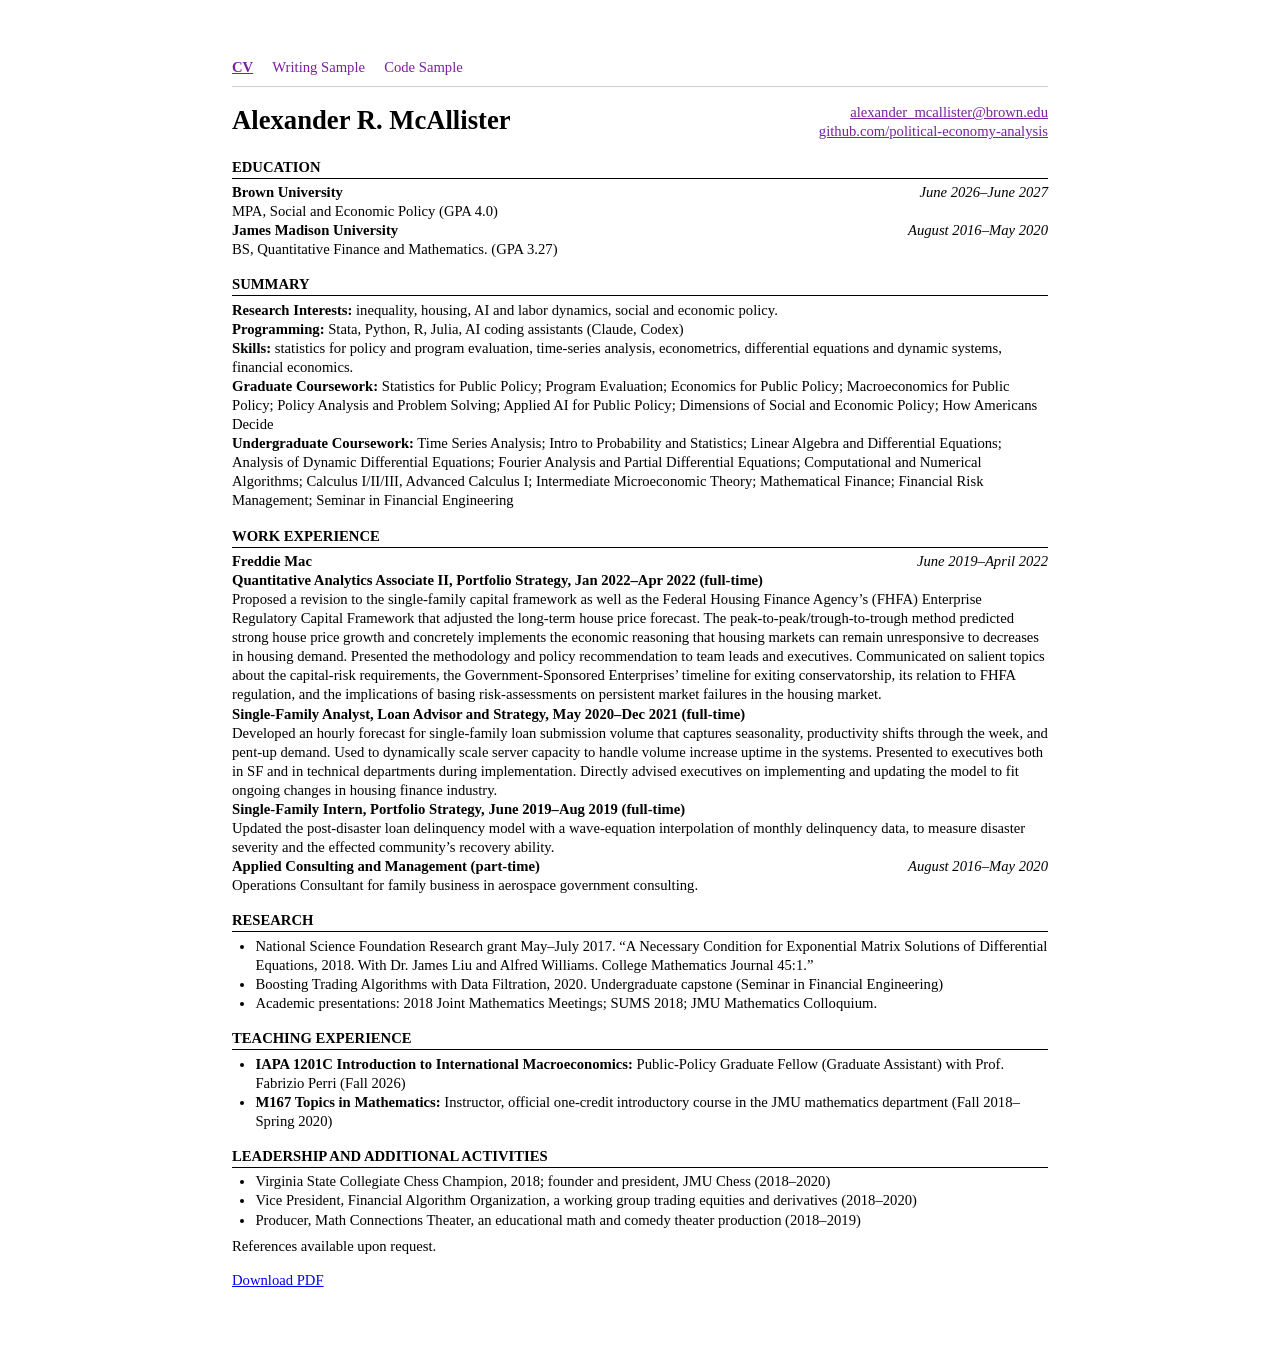
<file: index.html>
<!DOCTYPE html>
<html lang="en">
<head>
<meta charset="utf-8">
<meta name="viewport" content="width=device-width, initial-scale=1">
<title>Alexander R. McAllister – CV</title>
<link rel="stylesheet" href="style.css">
<style>
  body {
    font-family: "Times New Roman", Times, serif;
    font-size: 11pt;
    line-height: 1.3;
    color: #000;
    background: #fff;
    max-width: 8.5in;
    margin: 0 auto;
    padding: 0.6in 0.5in;
  }
  header { display: flex; justify-content: space-between; align-items: flex-start; flex-wrap: wrap; gap: 0.5em; }
  h1 { font-size: 20pt; margin: 0; }
  .contact { text-align: right; }
  .contact a { display: block; color: #7a1fa2; }
  h2 {
    font-size: 11pt;
    text-transform: uppercase;
    margin: 1.1em 0 0.3em;
    padding-bottom: 1px;
    border-bottom: 1px solid #000;
  }
  .row { display: flex; justify-content: space-between; gap: 1em; }
  .row .date { font-style: italic; white-space: nowrap; }
  p { margin: 0; }
  ul { margin: 0.1em 0; padding-left: 1.6em; }
  .role { font-weight: bold; }
  @media print {
    body { padding: 0; max-width: none; }
    @page { margin: 0.6in; }
  }
  @media (max-width: 600px) {
    .contact { text-align: left; }
    .row { flex-direction: column; gap: 0; }
  }
</style>
</head>
<body>
<nav class="site-nav"><a href="index.html" aria-current="page">CV</a><a href="writing-sample.html">Writing Sample</a><a href="code-sample.html">Code Sample</a></nav>


<header>
  <h1>Alexander R. McAllister</h1>
  <div class="contact">
    <a href="mailto:alexander_mcallister@brown.edu">alexander_mcallister@brown.edu</a>
    <a href="https://github.com/political-economy-analysis">github.com/political-economy-analysis</a>
  </div>
</header>

<section>
  <h2>Education</h2>
  <div class="row"><strong>Brown University</strong><span class="date">June 2026–June 2027</span></div>
  <p>MPA, Social and Economic Policy (GPA 4.0)</p>
  <div class="row"><strong>James Madison University</strong><span class="date">August 2016–May 2020</span></div>
  <p>BS, Quantitative Finance and Mathematics. (GPA 3.27)</p>
</section>

<section>
  <h2>Summary</h2>
  <p><strong>Research Interests:</strong> inequality, housing, AI and labor dynamics, social and economic policy.</p>
  <p><strong>Programming:</strong> Stata, Python, R, Julia, AI coding assistants (Claude, Codex)</p>
  <p><strong>Skills:</strong> statistics for policy and program evaluation, time-series analysis, econometrics, differential equations and dynamic systems, financial economics.</p>
  <p><strong>Graduate Coursework:</strong> Statistics for Public Policy; Program Evaluation; Economics for Public Policy; Macroeconomics for Public Policy; Policy Analysis and Problem Solving; Applied AI for Public Policy; Dimensions of Social and Economic Policy; How Americans Decide</p>
  <p><strong>Undergraduate Coursework:</strong> Time Series Analysis; Intro to Probability and Statistics; Linear Algebra and Differential Equations; Analysis of Dynamic Differential Equations; Fourier Analysis and Partial Differential Equations; Computational and Numerical Algorithms; Calculus I/II/III, Advanced Calculus I; Intermediate Microeconomic Theory; Mathematical Finance; Financial Risk Management; Seminar in Financial Engineering</p>
</section>

<section>
  <h2>Work Experience</h2>
  <div class="row"><strong>Freddie Mac</strong><span class="date">June 2019–April 2022</span></div>

  <p class="role">Quantitative Analytics Associate II, Portfolio Strategy, Jan 2022–Apr 2022 (full-time)</p>
  <p>Proposed a revision to the single-family capital framework as well as the Federal Housing Finance Agency’s (FHFA) Enterprise Regulatory Capital Framework that adjusted the long-term house price forecast. The peak-to-peak/trough-to-trough method predicted strong house price growth and concretely implements the economic reasoning that housing markets can remain unresponsive to decreases in housing demand. Presented the methodology and policy recommendation to team leads and executives. Communicated on salient topics about the capital-risk requirements, the Government-Sponsored Enterprises’ timeline for exiting conservatorship, its relation to FHFA regulation, and the implications of basing risk-assessments on persistent market failures in the housing market.</p>

  <p class="role">Single-Family Analyst, Loan Advisor and Strategy, May 2020–Dec 2021 (full-time)</p>
  <p>Developed an hourly forecast for single-family loan submission volume that captures seasonality, productivity shifts through the week, and pent-up demand. Used to dynamically scale server capacity to handle volume increase uptime in the systems. Presented to executives both in SF and in technical departments during implementation. Directly advised executives on implementing and updating the model to fit ongoing changes in housing finance industry.</p>

  <p class="role">Single-Family Intern, Portfolio Strategy, June 2019–Aug 2019 (full-time)</p>
  <p>Updated the post-disaster loan delinquency model with a wave-equation interpolation of monthly delinquency data, to measure disaster severity and the effected community’s recovery ability.</p>

  <div class="row"><strong>Applied Consulting and Management (part-time)</strong><span class="date">August 2016–May 2020</span></div>
  <p>Operations Consultant for family business in aerospace government consulting.</p>
</section>

<section>
  <h2>Research</h2>
  <ul>
    <li>National Science Foundation Research grant May–July 2017. “A Necessary Condition for Exponential Matrix Solutions of Differential Equations, 2018. With Dr. James Liu and Alfred Williams. College Mathematics Journal 45:1.”</li>
    <li>Boosting Trading Algorithms with Data Filtration, 2020. Undergraduate capstone (Seminar in Financial Engineering)</li>
    <li>Academic presentations: 2018 Joint Mathematics Meetings; SUMS 2018; JMU Mathematics Colloquium.</li>
  </ul>
</section>

<section>
  <h2>Teaching Experience</h2>
  <ul>
    <li><strong>IAPA 1201C Introduction to International Macroeconomics:</strong> Public-Policy Graduate Fellow (Graduate Assistant) with Prof. Fabrizio Perri (Fall 2026)</li>
    <li><strong>M167 Topics in Mathematics:</strong> Instructor, official one-credit introductory course in the JMU mathematics department (Fall 2018–Spring 2020)</li>
  </ul>
</section>

<section>
  <h2>Leadership and Additional Activities</h2>
  <ul>
    <li>Virginia State Collegiate Chess Champion, 2018; founder and president, JMU Chess (2018–2020)</li>
    <li>Vice President, Financial Algorithm Organization, a working group trading equities and derivatives (2018–2020)</li>
    <li>Producer, Math Connections Theater, an educational math and comedy theater production (2018–2019)</li>
  </ul>
  <p style="margin-top:0.5em">References available upon request.</p>
</section>
<p style="margin-top:1em"><a href="assets/mcallister_alexander_cv.pdf">Download PDF</a></p>

</body>
</html>
</file>
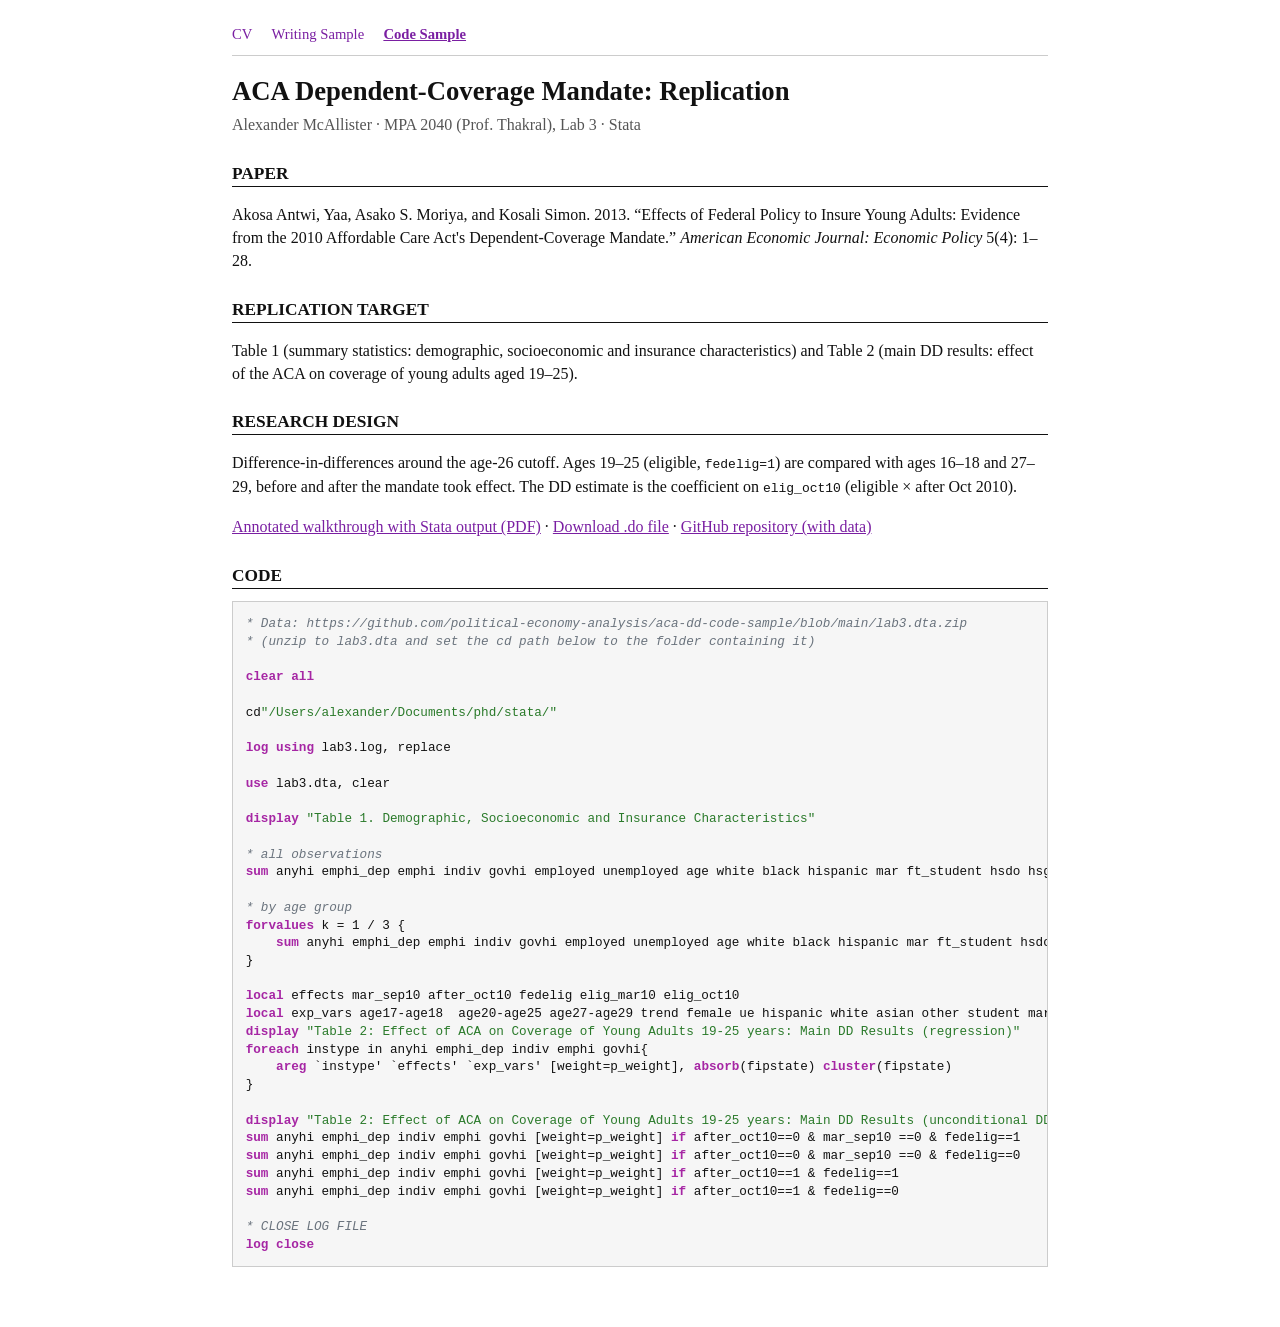
<file: code-sample.html>
<!DOCTYPE html>
<html lang="en"><head><meta charset="utf-8"><meta name="viewport" content="width=device-width, initial-scale=1"><title>Code Sample – Alexander R. McAllister</title><link rel="stylesheet" href="style.css"></head>
<body class="site">
<nav class="site-nav"><a href="index.html">CV</a><a href="writing-sample.html">Writing Sample</a><a href="code-sample.html" aria-current="page">Code Sample</a></nav>
<h1>ACA Dependent-Coverage Mandate: Replication</h1>
<p class="meta">Alexander McAllister · MPA 2040 (Prof. Thakral), Lab 3 · Stata</p>
<h2>Paper</h2>
<p>Akosa Antwi, Yaa, Asako S. Moriya, and Kosali Simon. 2013. “Effects of Federal Policy to Insure Young Adults: Evidence from the 2010 Affordable Care Act's Dependent-Coverage Mandate.” <em>American Economic Journal: Economic Policy</em> 5(4): 1–28.</p>
<h2>Replication target</h2>
<p>Table 1 (summary statistics: demographic, socioeconomic and insurance characteristics) and Table 2 (main DD results: effect of the ACA on coverage of young adults aged 19–25).</p>
<h2>Research design</h2>
<p>Difference-in-differences around the age-26 cutoff. Ages 19–25 (eligible, <code>fedelig=1</code>) are compared with ages 16–18 and 27–29, before and after the mandate took effect. The DD estimate is the coefficient on <code>elig_oct10</code> (eligible × after Oct 2010).</p>
<p class="dl"><a href="assets/mcallister_aca_dd_estimate.pdf">Annotated walkthrough with Stata output (PDF)</a> · <a href="assets/aca_dd_code_sample.do">Download .do file</a> · <a href="https://github.com/political-economy-analysis/aca-dd-code-sample">GitHub repository (with data)</a></p>
<h2>Code</h2>
<pre><code><span class="c">* Data: https://github.com/political-economy-analysis/aca-dd-code-sample/blob/main/lab3.dta.zip</span>
<span class="c">* (unzip to lab3.dta and set the cd path below to the folder containing it)</span>

<span class="k">clear all</span>

cd<span class="s">&quot;/Users/alexander/Documents/phd/stata/&quot;</span>

<span class="k">log using</span> lab3.log, replace

<span class="k">use</span> lab3.dta, clear

<span class="k">display</span> <span class="s">&quot;Table 1. Demographic, Socioeconomic and Insurance Characteristics&quot;</span>

<span class="c">* all observations</span>
<span class="k">sum</span> anyhi emphi_dep emphi indiv govhi employed unemployed age white black hispanic mar ft_student hsdo hsg somcol colgrd bad_hlth [weight=p_weight]

<span class="c">* by age group</span>
<span class="k">forvalues</span> k = 1 / 3 {
    <span class="k">sum</span> anyhi emphi_dep emphi indiv govhi employed unemployed age white black hispanic mar ft_student hsdo hsg somcol colgrd bad_hlth [weight=p_weight] <span class="k">if</span> age_group==`k&#x27;
}

<span class="k">local</span> effects mar_sep10 after_oct10 fedelig elig_mar10 elig_oct10
<span class="k">local</span> exp_vars age17-age18  age20-age25 age27-age29 trend female ue hispanic white asian other student mar fpl_ratio fpl_ratio_2 ue_treat y2009 y2010 month2-month12 st_trend_1-st_trend_55
<span class="k">display</span> <span class="s">&quot;Table 2: Effect of ACA on Coverage of Young Adults 19-25 years: Main DD Results (regression)&quot;</span>
<span class="k">foreach</span> instype in anyhi emphi_dep indiv emphi govhi{
    <span class="k">areg</span> `instype&#x27; `effects&#x27; `exp_vars&#x27; [weight=p_weight], <span class="k">absorb</span>(fipstate) <span class="k">cluster</span>(fipstate)
}

<span class="k">display</span> <span class="s">&quot;Table 2: Effect of ACA on Coverage of Young Adults 19-25 years: Main DD Results (unconditional DD)&quot;</span>
<span class="k">sum</span> anyhi emphi_dep indiv emphi govhi [weight=p_weight] <span class="k">if</span> after_oct10==0 &amp; mar_sep10 ==0 &amp; fedelig==1
<span class="k">sum</span> anyhi emphi_dep indiv emphi govhi [weight=p_weight] <span class="k">if</span> after_oct10==0 &amp; mar_sep10 ==0 &amp; fedelig==0
<span class="k">sum</span> anyhi emphi_dep indiv emphi govhi [weight=p_weight] <span class="k">if</span> after_oct10==1 &amp; fedelig==1
<span class="k">sum</span> anyhi emphi_dep indiv emphi govhi [weight=p_weight] <span class="k">if</span> after_oct10==1 &amp; fedelig==0

<span class="c">* CLOSE LOG FILE</span>
<span class="k">log close</span>
</code></pre>
</body></html>
</file>
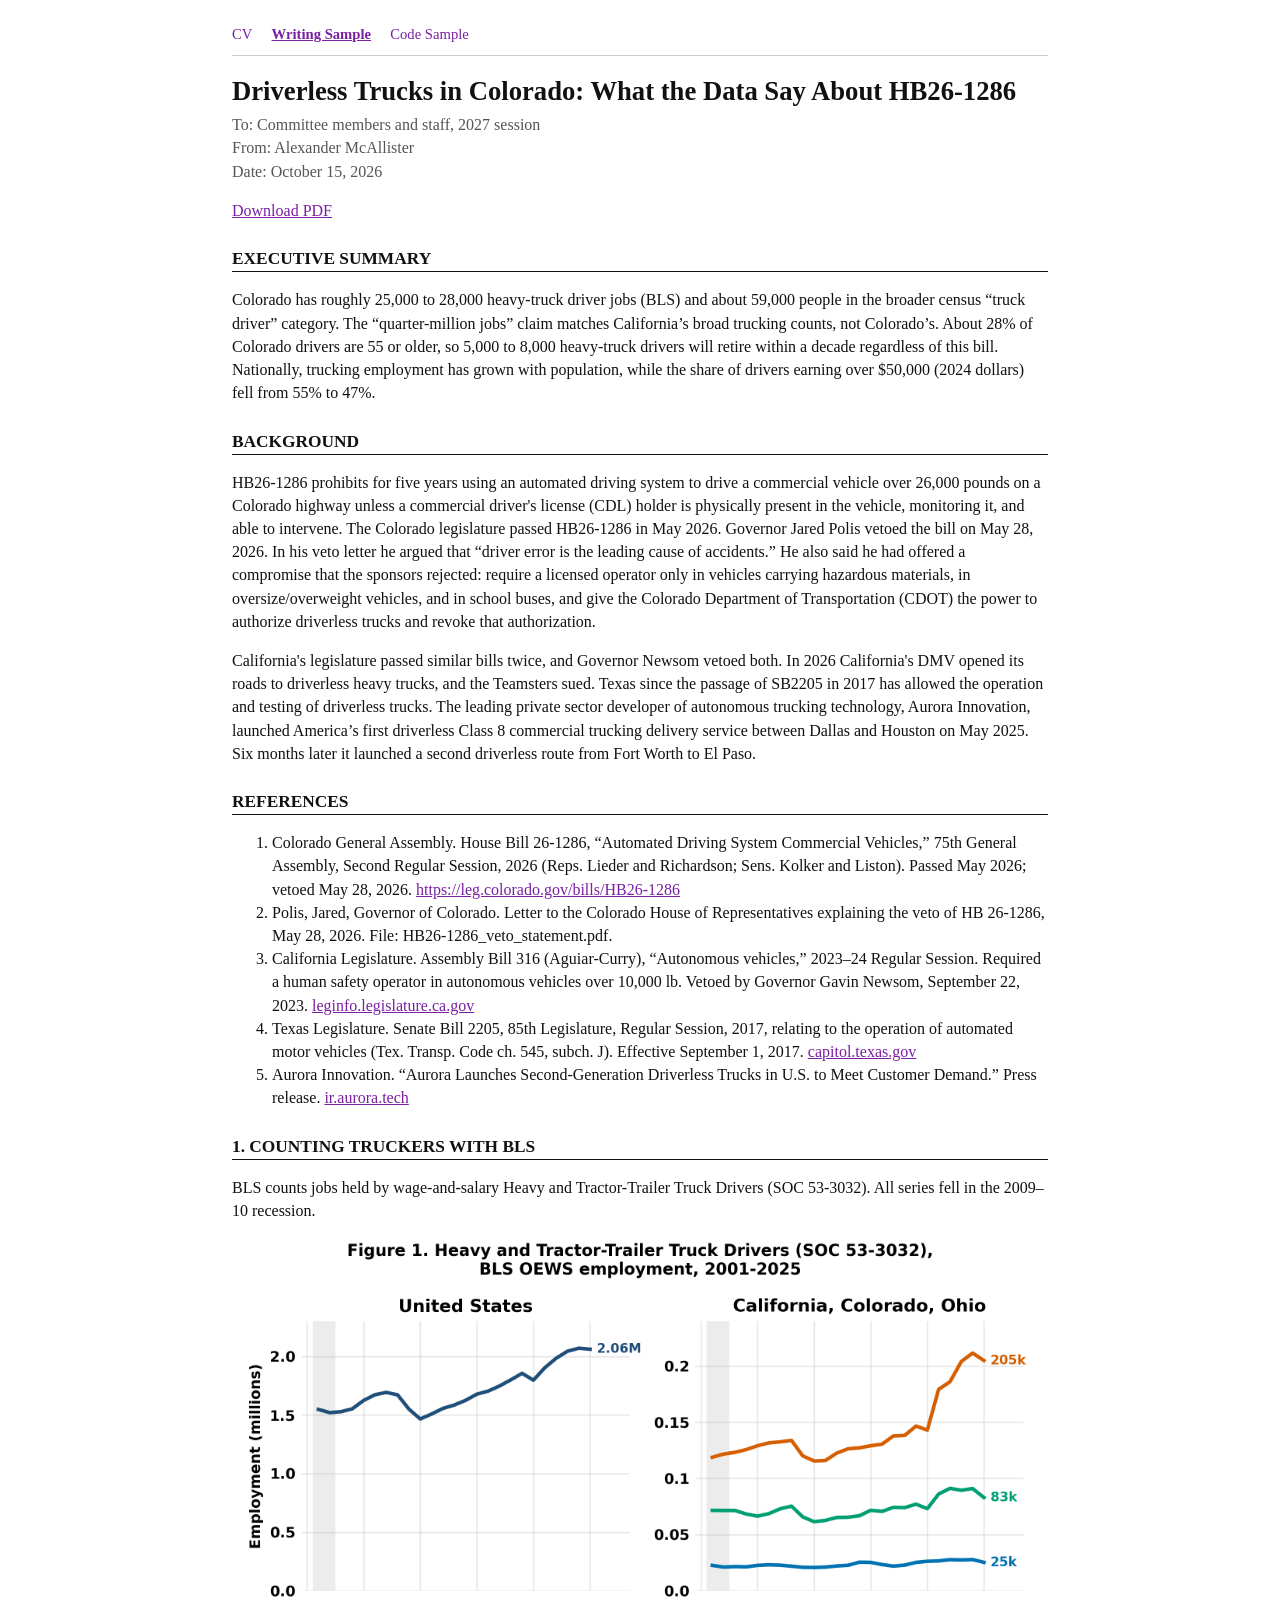
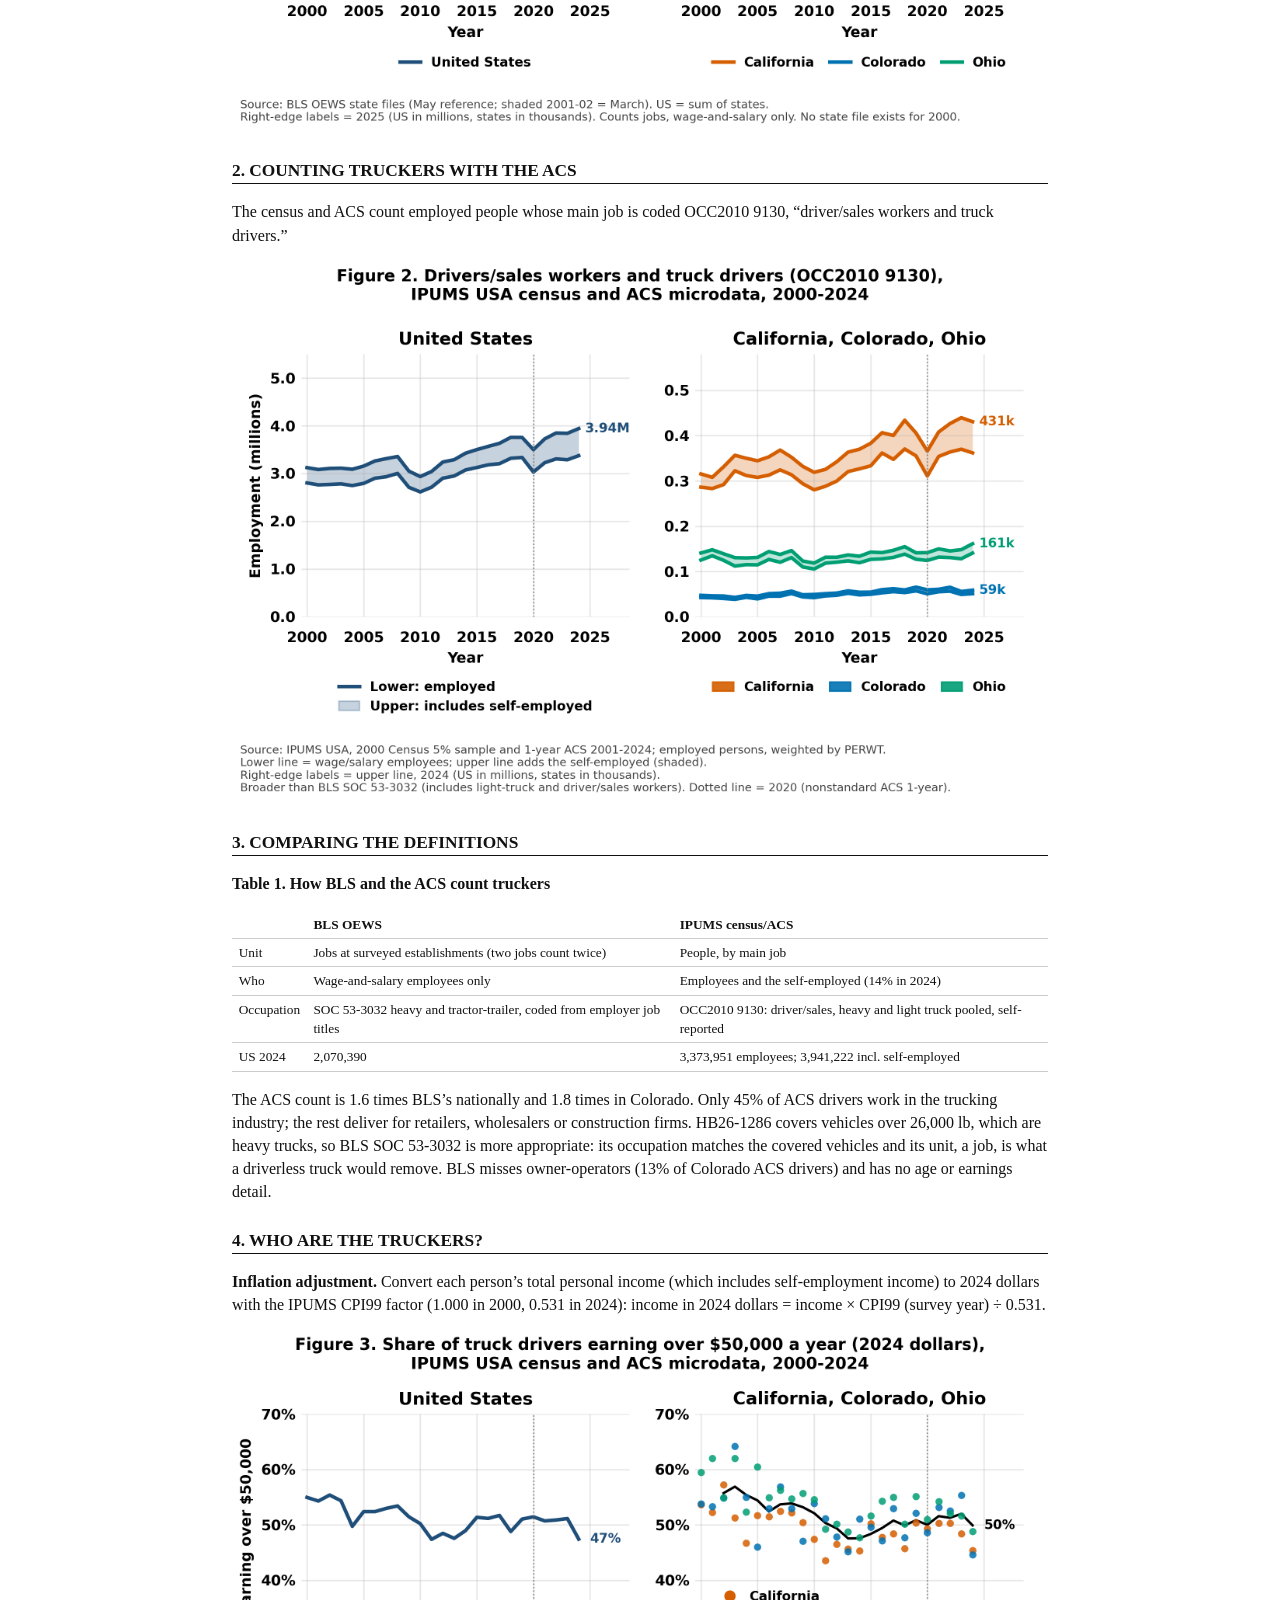
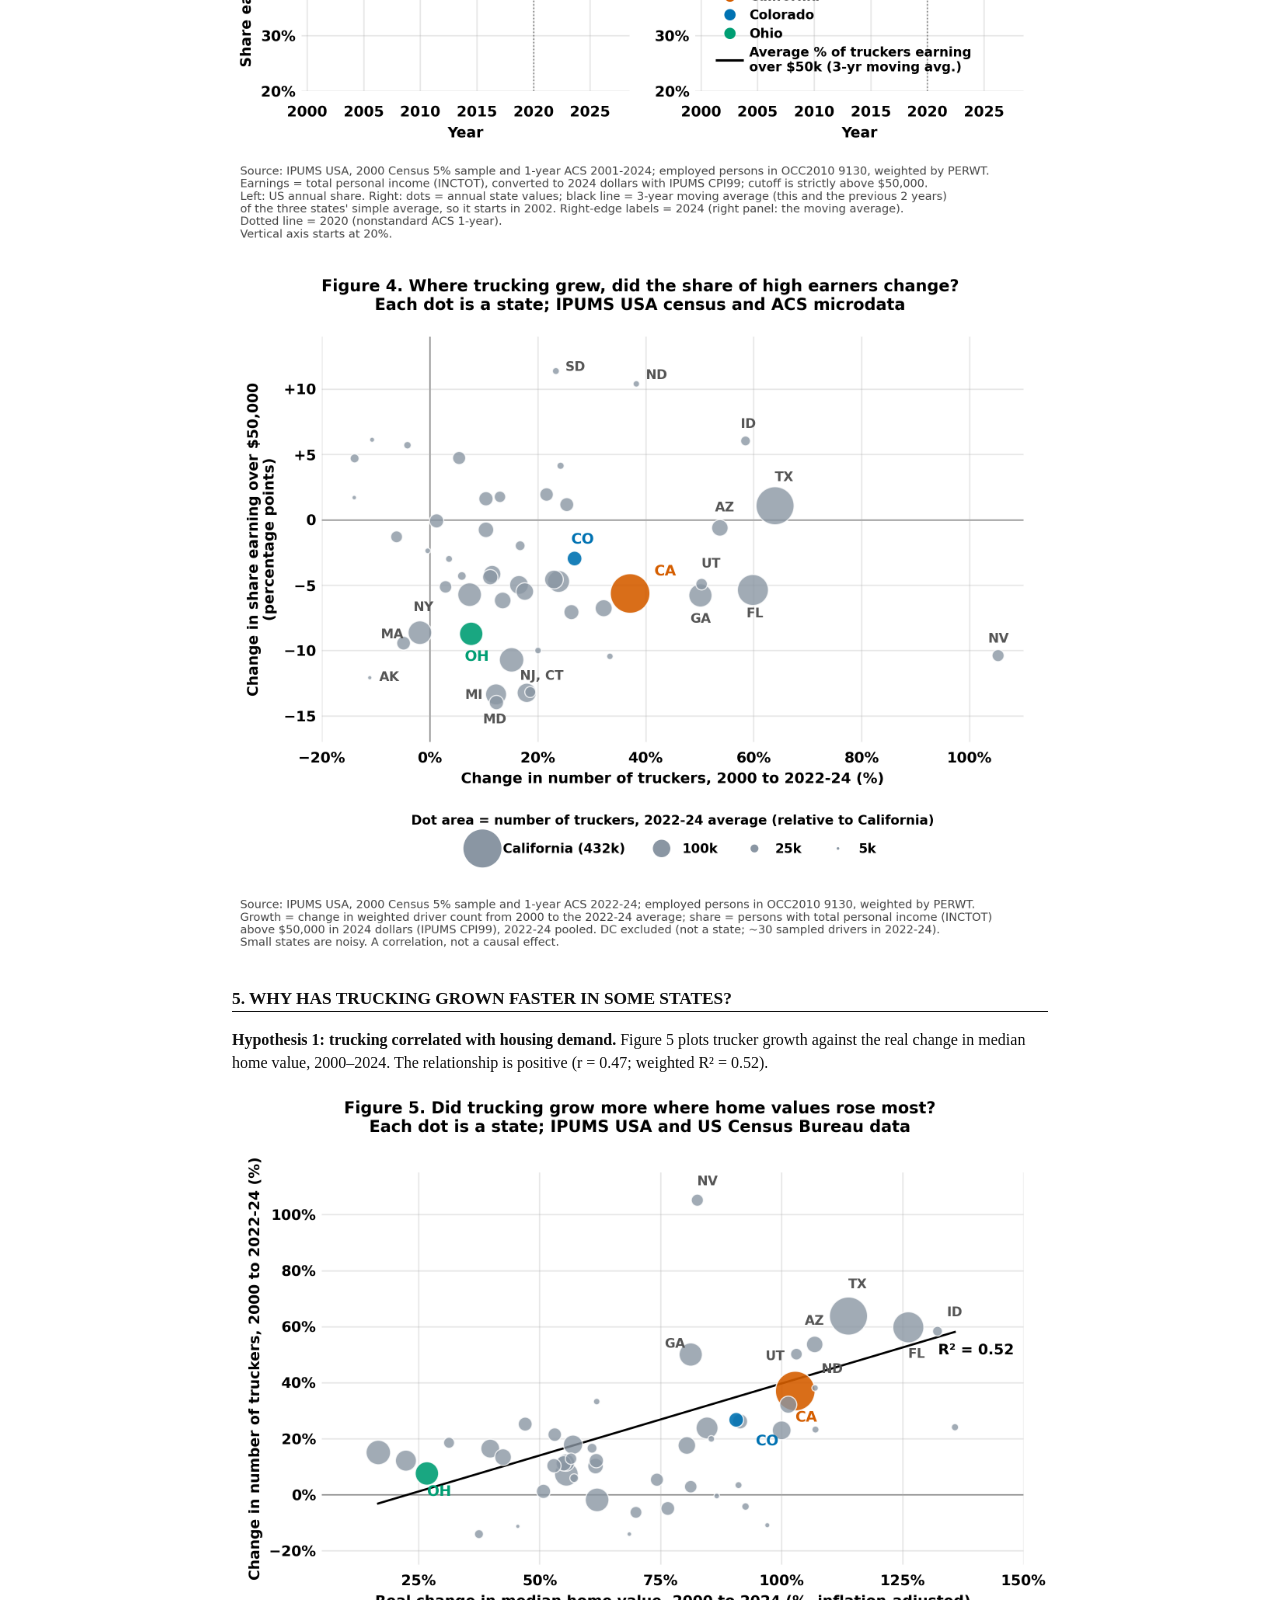
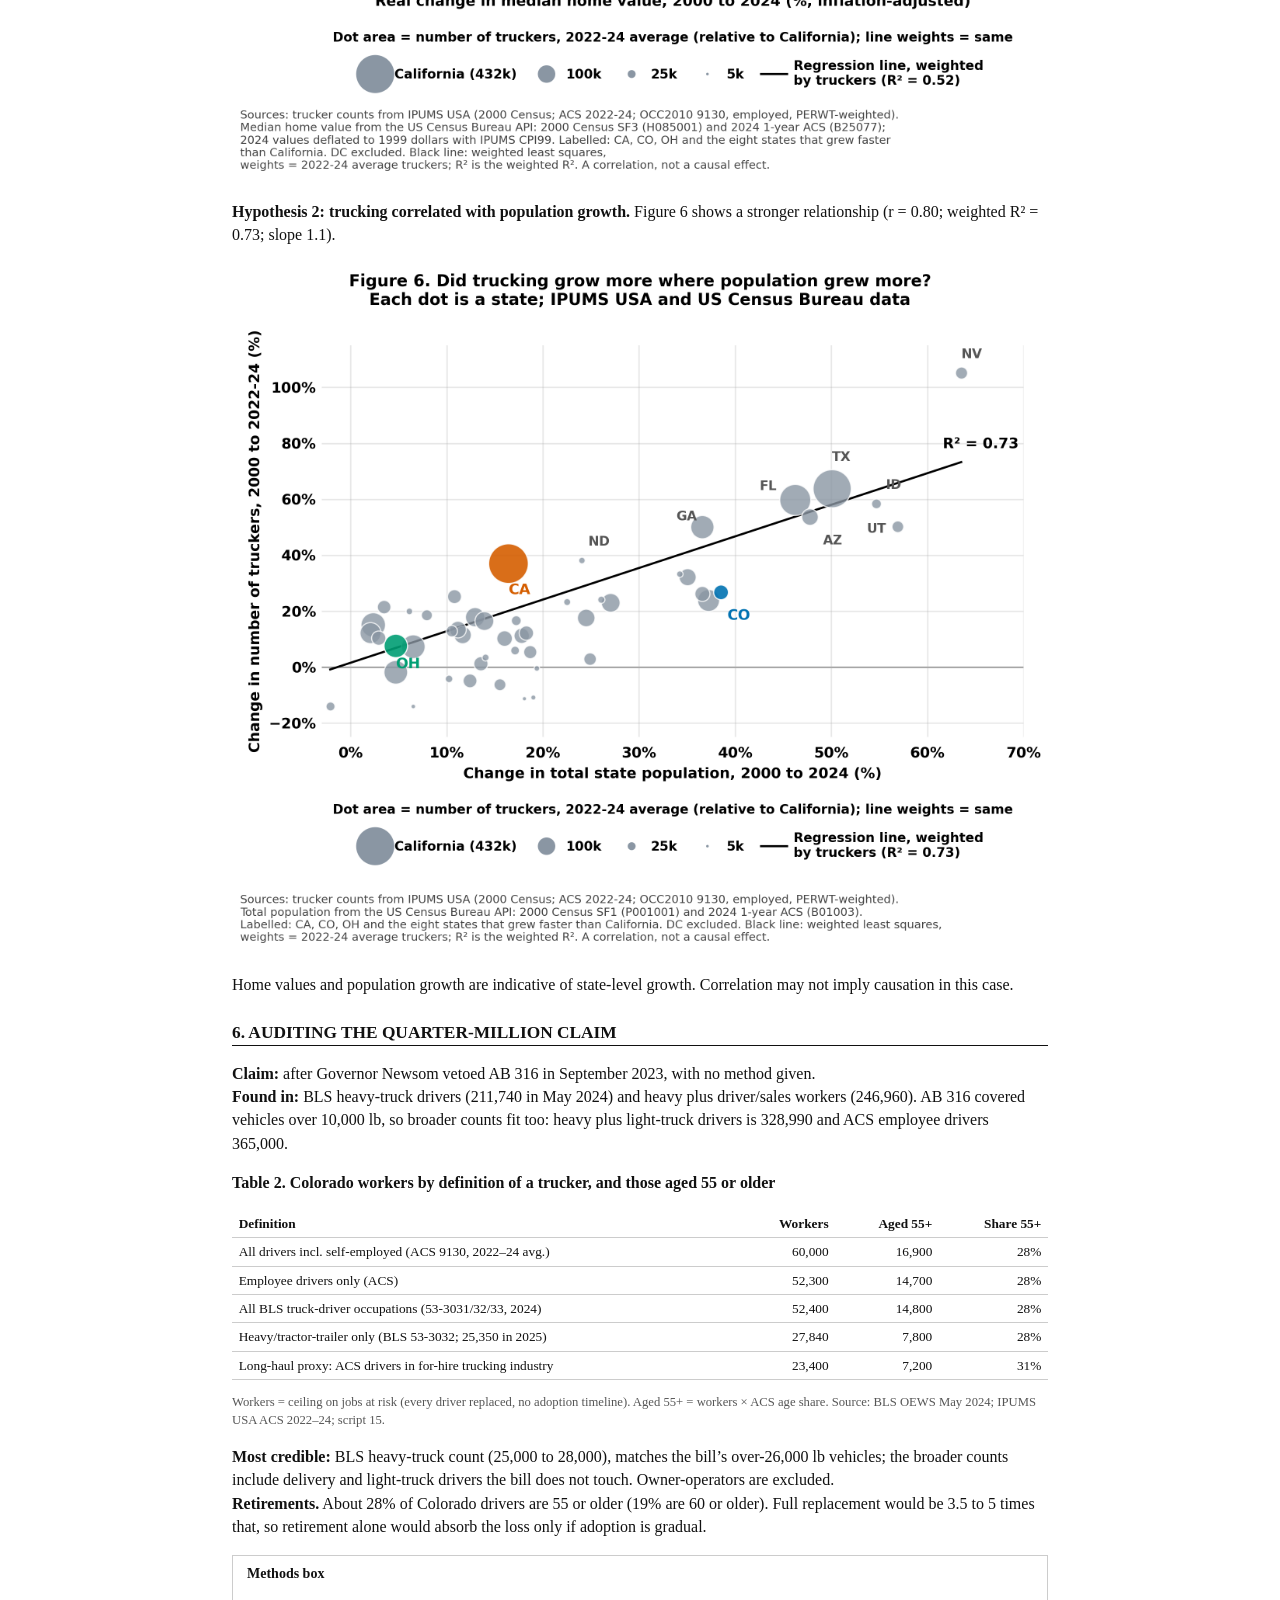
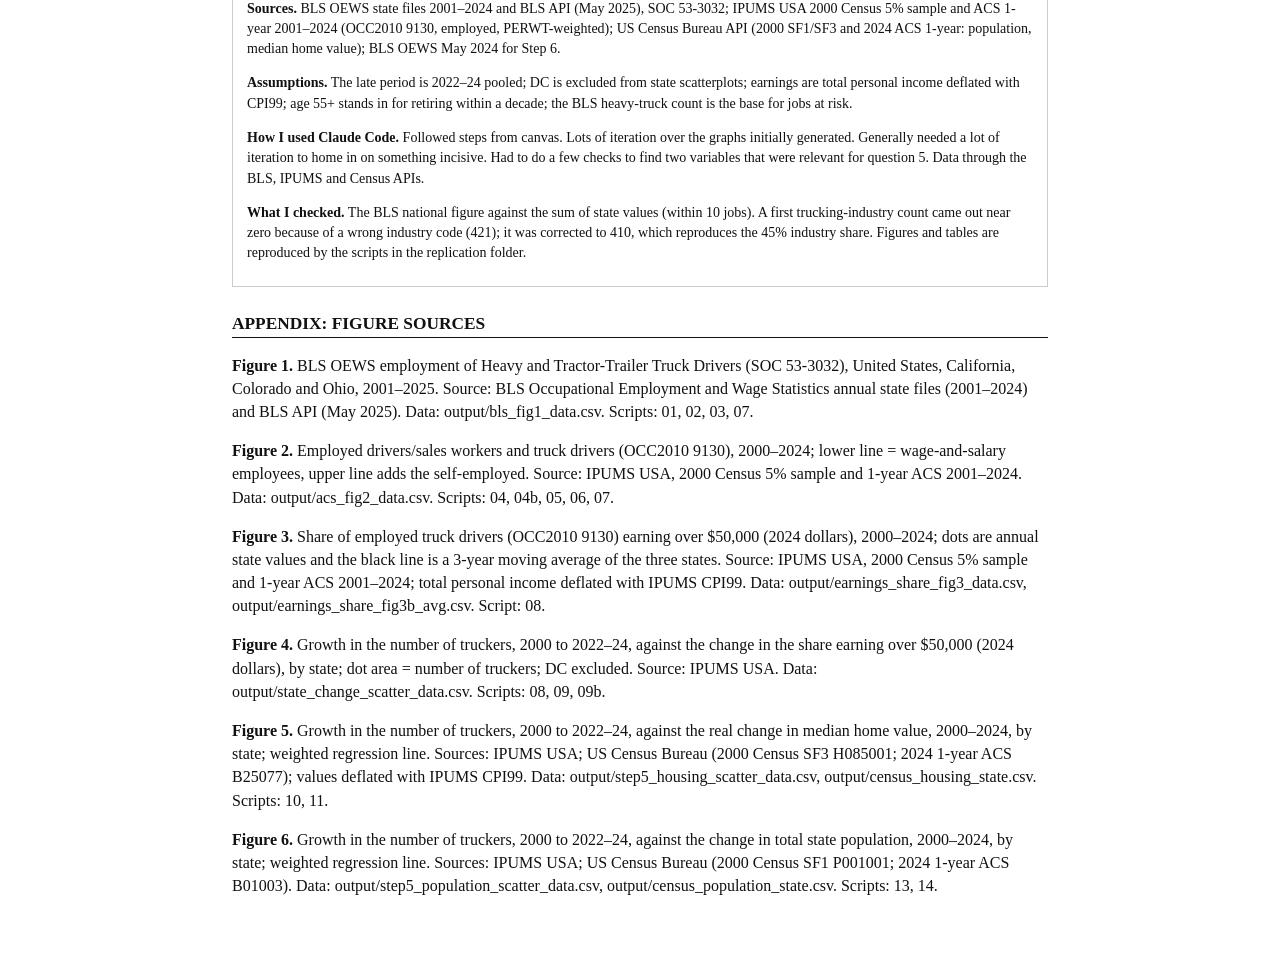
<file: writing-sample.html>
<!DOCTYPE html>
<html lang="en"><head><meta charset="utf-8"><meta name="viewport" content="width=device-width, initial-scale=1"><title>Writing Sample – Alexander R. McAllister</title><link rel="stylesheet" href="style.css"></head>
<body class="site">
<nav class="site-nav"><a href="index.html">CV</a><a href="writing-sample.html" aria-current="page">Writing Sample</a><a href="code-sample.html">Code Sample</a></nav>
<h1>Driverless Trucks in Colorado: What the Data Say About HB26-1286</h1>
<p class="meta">To: Committee members and staff, 2027 session<br>From: Alexander McAllister<br>Date: October 15, 2026</p>
<p class="dl"><a href="assets/Writing_Sample_Alexander_McAllister.pdf">Download PDF</a></p>

<h2>Executive Summary</h2>
<p>Colorado has roughly 25,000 to 28,000 heavy-truck driver jobs (BLS) and about 59,000 people in the broader census “truck driver” category. The “quarter-million jobs” claim matches California’s broad trucking counts, not Colorado’s. About 28% of Colorado drivers are 55 or older, so 5,000 to 8,000 heavy-truck drivers will retire within a decade regardless of this bill. Nationally, trucking employment has grown with population, while the share of drivers earning over $50,000 (2024 dollars) fell from 55% to 47%.</p>

<h2>Background</h2>
<p>HB26-1286 prohibits for five years using an automated driving system to drive a commercial vehicle over 26,000 pounds on a Colorado highway unless a commercial driver's license (CDL) holder is physically present in the vehicle, monitoring it, and able to intervene. The Colorado legislature passed HB26-1286 in May 2026. Governor Jared Polis vetoed the bill on May 28, 2026. In his veto letter he argued that “driver error is the leading cause of accidents.” He also said he had offered a compromise that the sponsors rejected: require a licensed operator only in vehicles carrying hazardous materials, in oversize/overweight vehicles, and in school buses, and give the Colorado Department of Transportation (CDOT) the power to authorize driverless trucks and revoke that authorization.</p>
<p>California's legislature passed similar bills twice, and Governor Newsom vetoed both. In 2026 California's DMV opened its roads to driverless heavy trucks, and the Teamsters sued. Texas since the passage of SB2205 in 2017 has allowed the operation and testing of driverless trucks. The leading private sector developer of autonomous trucking technology, Aurora Innovation, launched America’s first driverless Class 8 commercial trucking delivery service between Dallas and Houston on May 2025. Six months later it launched a second driverless route from Fort Worth to El Paso.</p>

<h2>References</h2>
<ol>
<li>Colorado General Assembly. House Bill 26-1286, “Automated Driving System Commercial Vehicles,” 75th General Assembly, Second Regular Session, 2026 (Reps. Lieder and Richardson; Sens. Kolker and Liston). Passed May 2026; vetoed May 28, 2026. <a href="https://leg.colorado.gov/bills/HB26-1286">https://leg.colorado.gov/bills/HB26-1286</a></li>
<li>Polis, Jared, Governor of Colorado. Letter to the Colorado House of Representatives explaining the veto of HB 26-1286, May 28, 2026. File: HB26-1286_veto_statement.pdf.</li>
<li>California Legislature. Assembly Bill 316 (Aguiar-Curry), “Autonomous vehicles,” 2023–24 Regular Session. Required a human safety operator in autonomous vehicles over 10,000 lb. Vetoed by Governor Gavin Newsom, September 22, 2023. <a href="https://leginfo.legislature.ca.gov/faces/billNavClient.xhtml?bill_id=202320240AB316">leginfo.legislature.ca.gov</a></li>
<li>Texas Legislature. Senate Bill 2205, 85th Legislature, Regular Session, 2017, relating to the operation of automated motor vehicles (Tex. Transp. Code ch. 545, subch. J). Effective September 1, 2017. <a href="https://capitol.texas.gov/tlodocs/85R/billtext/html/SB02205F.htm">capitol.texas.gov</a></li>
<li>Aurora Innovation. “Aurora Launches Second-Generation Driverless Trucks in U.S. to Meet Customer Demand.” Press release. <a href="https://ir.aurora.tech/news-events/press-releases/detail/144/aurora-launches-second-generation-driverless-trucks-in-u-s-to-meet-customer-demand">ir.aurora.tech</a></li>
</ol>

<h2>1. Counting truckers with BLS</h2>
<p>BLS counts jobs held by wage-and-salary Heavy and Tractor-Trailer Truck Drivers (SOC 53-3032). All series fell in the 2009–10 recession.</p>
<figure><img src="assets/fig-000.png" alt="Figure 1. BLS OEWS employment of heavy and tractor-trailer truck drivers, 2001-2025, for the US and for California, Colorado and Ohio"></figure>

<h2>2. Counting truckers with the ACS</h2>
<p>The census and ACS count employed people whose main job is coded OCC2010 9130, “driver/sales workers and truck drivers.”</p>
<figure><img src="assets/fig-001.png" alt="Figure 2. Employed drivers/sales workers and truck drivers, 2000-2024"></figure>

<h2>3. Comparing the definitions</h2>
<p><strong>Table 1. How BLS and the ACS count truckers</strong></p>
<table>
<tr><th></th><th>BLS OEWS</th><th>IPUMS census/ACS</th></tr>
<tr><td>Unit</td><td>Jobs at surveyed establishments (two jobs count twice)</td><td>People, by main job</td></tr>
<tr><td>Who</td><td>Wage-and-salary employees only</td><td>Employees and the self-employed (14% in 2024)</td></tr>
<tr><td>Occupation</td><td>SOC 53-3032 heavy and tractor-trailer, coded from employer job titles</td><td>OCC2010 9130: driver/sales, heavy and light truck pooled, self-reported</td></tr>
<tr><td>US 2024</td><td>2,070,390</td><td>3,373,951 employees; 3,941,222 incl. self-employed</td></tr>
</table>
<p>The ACS count is 1.6 times BLS’s nationally and 1.8 times in Colorado. Only 45% of ACS drivers work in the trucking industry; the rest deliver for retailers, wholesalers or construction firms. HB26-1286 covers vehicles over 26,000 lb, which are heavy trucks, so BLS SOC 53-3032 is more appropriate: its occupation matches the covered vehicles and its unit, a job, is what a driverless truck would remove. BLS misses owner-operators (13% of Colorado ACS drivers) and has no age or earnings detail.</p>

<h2>4. Who are the truckers?</h2>
<p><strong>Inflation adjustment.</strong> Convert each person’s total personal income (which includes self-employment income) to 2024 dollars with the IPUMS CPI99 factor (1.000 in 2000, 0.531 in 2024): income in 2024 dollars = income × CPI99 (survey year) ÷ 0.531.</p>
<figure><img src="assets/fig-002.png" alt="Figure 3. Share of employed truck drivers earning over $50,000 in 2024 dollars, 2000-2024"></figure>
<figure><img src="assets/fig-003.png" alt="Figure 4. Change in number of truckers against change in share earning over $50,000, by state"></figure>

<h2>5. Why has trucking grown faster in some states?</h2>
<p><strong>Hypothesis 1: trucking correlated with housing demand.</strong> Figure 5 plots trucker growth against the real change in median home value, 2000–2024. The relationship is positive (r = 0.47; weighted R² = 0.52).</p>
<figure><img src="assets/fig-004.png" alt="Figure 5. Trucker growth against real change in median home value, by state"></figure>

<p><strong>Hypothesis 2: trucking correlated with population growth.</strong> Figure 6 shows a stronger relationship (r = 0.80; weighted R² = 0.73; slope 1.1).</p>
<figure><img src="assets/fig-005.png" alt="Figure 6. Trucker growth against change in total state population, by state"></figure>

<p>Home values and population growth are indicative of state-level growth. Correlation may not imply causation in this case.</p>

<h2>6. Auditing the quarter-million claim</h2>
<p><strong>Claim:</strong> after Governor Newsom vetoed AB 316 in September 2023, with no method given.<br>
<strong>Found in:</strong> BLS heavy-truck drivers (211,740 in May 2024) and heavy plus driver/sales workers (246,960). AB 316 covered vehicles over 10,000 lb, so broader counts fit too: heavy plus light-truck drivers is 328,990 and ACS employee drivers 365,000.</p>
<p><strong>Table 2. Colorado workers by definition of a trucker, and those aged 55 or older</strong></p>
<table>
<tr><th>Definition</th><th class="n">Workers</th><th class="n">Aged 55+</th><th class="n">Share 55+</th></tr>
<tr><td>All drivers incl. self-employed (ACS 9130, 2022–24 avg.)</td><td class="n">60,000</td><td class="n">16,900</td><td class="n">28%</td></tr>
<tr><td>Employee drivers only (ACS)</td><td class="n">52,300</td><td class="n">14,700</td><td class="n">28%</td></tr>
<tr><td>All BLS truck-driver occupations (53-3031/32/33, 2024)</td><td class="n">52,400</td><td class="n">14,800</td><td class="n">28%</td></tr>
<tr><td>Heavy/tractor-trailer only (BLS 53-3032; 25,350 in 2025)</td><td class="n">27,840</td><td class="n">7,800</td><td class="n">28%</td></tr>
<tr><td>Long-haul proxy: ACS drivers in for-hire trucking industry</td><td class="n">23,400</td><td class="n">7,200</td><td class="n">31%</td></tr>
</table>
<p class="note">Workers = ceiling on jobs at risk (every driver replaced, no adoption timeline). Aged 55+ = workers × ACS age share. Source: BLS OEWS May 2024; IPUMS USA ACS 2022–24; script 15.</p>
<p><strong>Most credible:</strong> BLS heavy-truck count (25,000 to 28,000), matches the bill’s over-26,000 lb vehicles; the broader counts include delivery and light-truck drivers the bill does not touch. Owner-operators are excluded.<br>
<strong>Retirements.</strong> About 28% of Colorado drivers are 55 or older (19% are 60 or older). Full replacement would be 3.5 to 5 times that, so retirement alone would absorb the loss only if adoption is gradual.</p>

<div class="box"><strong>Methods box</strong>
<p><strong>Sources.</strong> BLS OEWS state files 2001–2024 and BLS API (May 2025), SOC 53-3032; IPUMS USA 2000 Census 5% sample and ACS 1-year 2001–2024 (OCC2010 9130, employed, PERWT-weighted); US Census Bureau API (2000 SF1/SF3 and 2024 ACS 1-year: population, median home value); BLS OEWS May 2024 for Step 6.</p>
<p><strong>Assumptions.</strong> The late period is 2022–24 pooled; DC is excluded from state scatterplots; earnings are total personal income deflated with CPI99; age 55+ stands in for retiring within a decade; the BLS heavy-truck count is the base for jobs at risk.</p>
<p><strong>How I used Claude Code.</strong> Followed steps from canvas. Lots of iteration over the graphs initially generated. Generally needed a lot of iteration to home in on something incisive. Had to do a few checks to find two variables that were relevant for question 5. Data through the BLS, IPUMS and Census APIs.</p>
<p><strong>What I checked.</strong> The BLS national figure against the sum of state values (within 10 jobs). A first trucking-industry count came out near zero because of a wrong industry code (421); it was corrected to 410, which reproduces the 45% industry share. Figures and tables are reproduced by the scripts in the replication folder.</p></div>

<h2>Appendix: Figure sources</h2>
<p><strong>Figure 1.</strong> BLS OEWS employment of Heavy and Tractor-Trailer Truck Drivers (SOC 53-3032), United States, California, Colorado and Ohio, 2001–2025. Source: BLS Occupational Employment and Wage Statistics annual state files (2001–2024) and BLS API (May 2025). Data: output/bls_fig1_data.csv. Scripts: 01, 02, 03, 07.</p>
<p><strong>Figure 2.</strong> Employed drivers/sales workers and truck drivers (OCC2010 9130), 2000–2024; lower line = wage-and-salary employees, upper line adds the self-employed. Source: IPUMS USA, 2000 Census 5% sample and 1-year ACS 2001–2024. Data: output/acs_fig2_data.csv. Scripts: 04, 04b, 05, 06, 07.</p>
<p><strong>Figure 3.</strong> Share of employed truck drivers (OCC2010 9130) earning over $50,000 (2024 dollars), 2000–2024; dots are annual state values and the black line is a 3-year moving average of the three states. Source: IPUMS USA, 2000 Census 5% sample and 1-year ACS 2001–2024; total personal income deflated with IPUMS CPI99. Data: output/earnings_share_fig3_data.csv, output/earnings_share_fig3b_avg.csv. Script: 08.</p>
<p><strong>Figure 4.</strong> Growth in the number of truckers, 2000 to 2022–24, against the change in the share earning over $50,000 (2024 dollars), by state; dot area = number of truckers; DC excluded. Source: IPUMS USA. Data: output/state_change_scatter_data.csv. Scripts: 08, 09, 09b.</p>
<p><strong>Figure 5.</strong> Growth in the number of truckers, 2000 to 2022–24, against the real change in median home value, 2000–2024, by state; weighted regression line. Sources: IPUMS USA; US Census Bureau (2000 Census SF3 H085001; 2024 1-year ACS B25077); values deflated with IPUMS CPI99. Data: output/step5_housing_scatter_data.csv, output/census_housing_state.csv. Scripts: 10, 11.</p>
<p><strong>Figure 6.</strong> Growth in the number of truckers, 2000 to 2022–24, against the change in total state population, 2000–2024, by state; weighted regression line. Sources: IPUMS USA; US Census Bureau (2000 Census SF1 P001001; 2024 1-year ACS B01003). Data: output/step5_population_scatter_data.csv, output/census_population_state.csv. Scripts: 13, 14.</p>
</body></html>
</file>
<file: style.css>
:root { --fg:#111; --bg:#fff; --muted:#555; --link:#7a1fa2; --rule:#ccc; --code-bg:#f6f6f6; }
@media (prefers-color-scheme: dark) { :root { --fg:#eee; --bg:#161616; --muted:#aaa; --link:#c99be0; --rule:#444; --code-bg:#1f1f1f; } }
body.site { font-family:"Times New Roman",Times,serif; color:var(--fg); background:var(--bg); line-height:1.45; max-width:8.5in; margin:0 auto; padding:1.5rem 1rem 3rem; }
nav.site-nav { display:flex; gap:1.2rem; flex-wrap:wrap; border-bottom:1px solid var(--rule); padding:0 0 .6rem; margin-bottom:1rem; font-size:11pt; }
nav.site-nav a { color:var(--link); text-decoration:none; }
nav.site-nav a[aria-current="page"] { font-weight:bold; text-decoration:underline; }
.site h1 { font-size:20pt; margin:.2em 0 .1em; }
.site h2 { font-size:13pt; text-transform:uppercase; border-bottom:1px solid var(--fg); margin:1.4em 0 .4em; }
.site a { color:var(--link); }
.meta { color:var(--muted); margin:0 0 1em; }
figure { margin:1em 0; } figure img { max-width:100%; height:auto; }
table { border-collapse:collapse; width:100%; font-size:10pt; margin:.5em 0; }
th,td { border-bottom:1px solid var(--rule); padding:.3em .5em; text-align:left; vertical-align:top; }
td.n,th.n { text-align:right; }
.note { font-size:9.5pt; color:var(--muted); }
.box { border:1px solid var(--rule); padding:.6em 1em; margin:1.2em 0; font-size:10.5pt; }
pre { background:var(--code-bg); padding:1em; overflow-x:auto; font-size:9.5pt; line-height:1.4; border:1px solid var(--rule); }
.c { color:#6a737d; font-style:italic; } .k { color:#a626a4; font-weight:bold; } .s { color:#2a7a2a; }
@media (prefers-color-scheme: dark) { .c{color:#8b949e} .k{color:#d7a1f0} .s{color:#8fd18f} }
.dl { margin:.5em 0 1em; }
</file>
